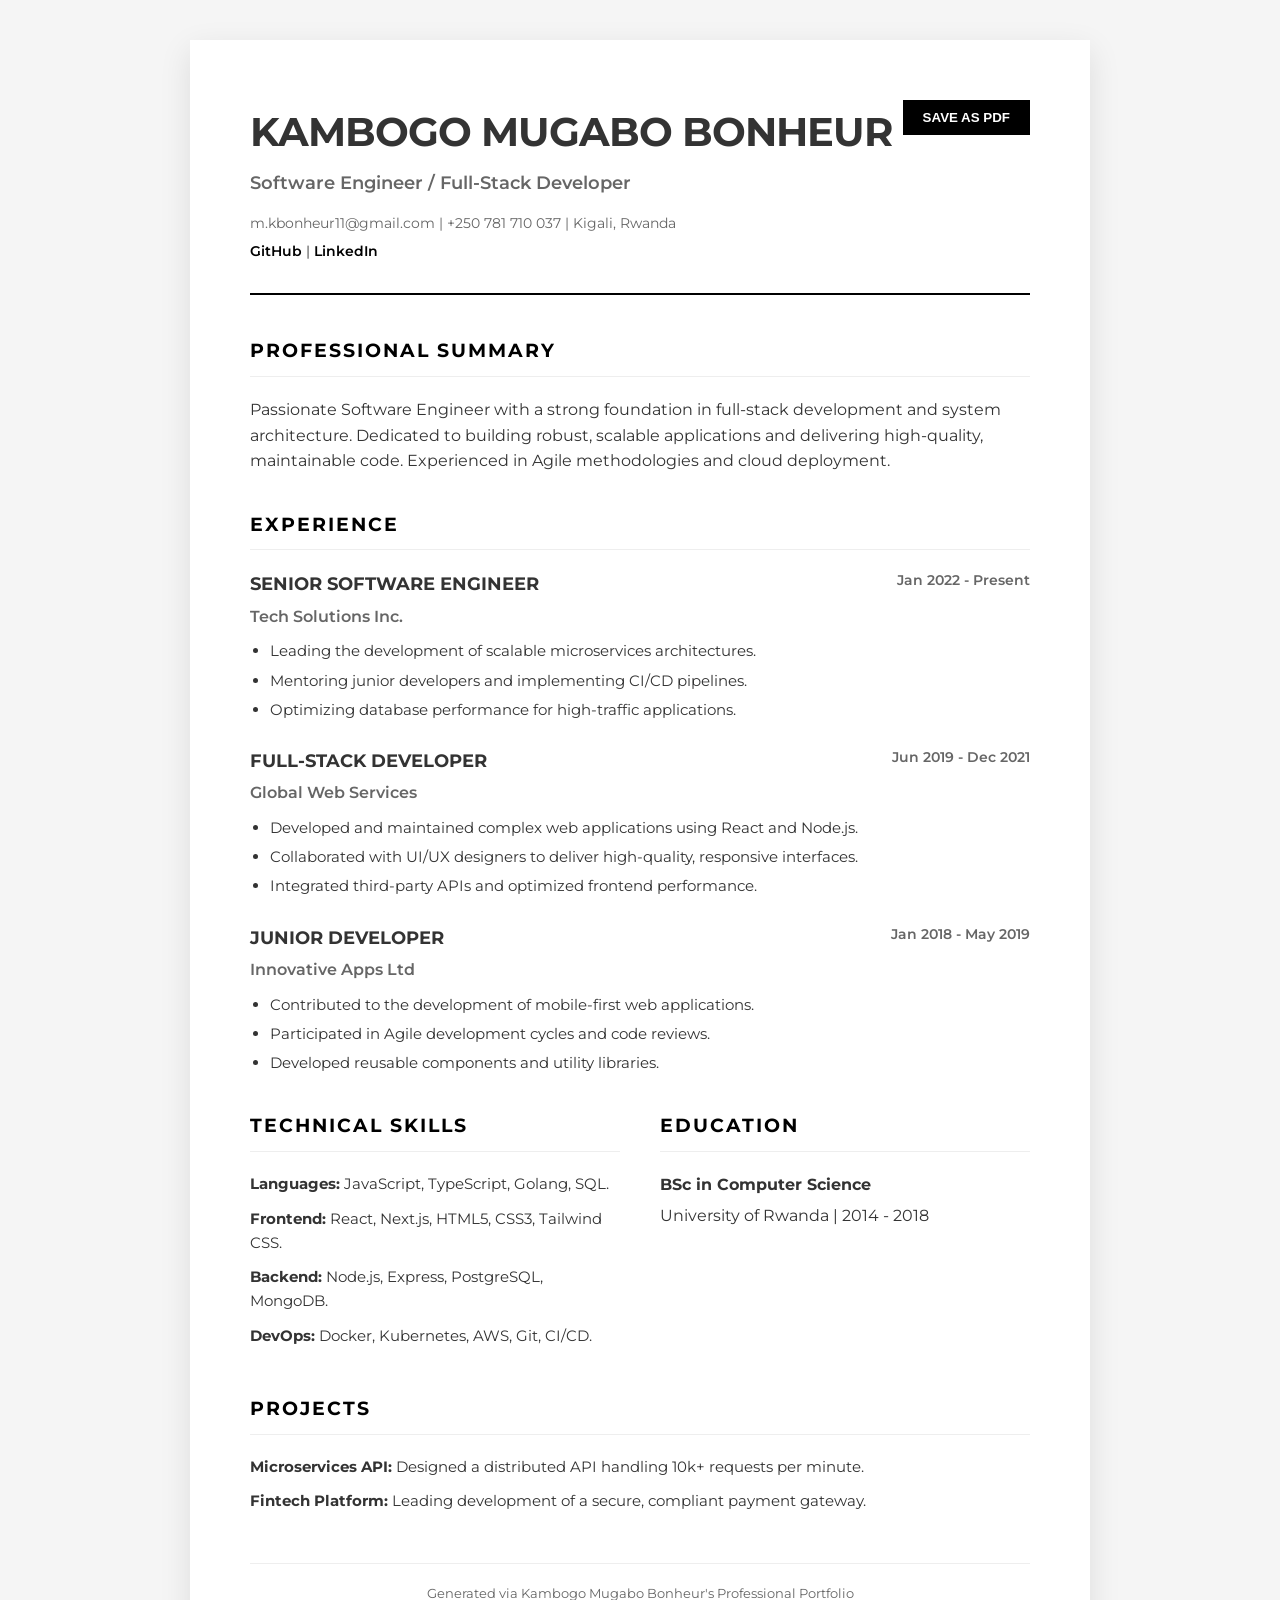
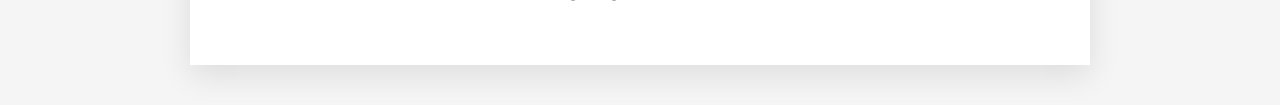
<file: cv.html>
<!DOCTYPE html>
<html lang="en">
<head>
    <meta charset="UTF-8">
    <meta name="viewport" content="width=device-width, initial-scale=1.0">
    <title>CV - KAMBOGO MUGABO BONHEUR</title>
    <link rel="stylesheet" href="cv.css">
    <link rel="preconnect" href="https://fonts.googleapis.com">
    <link rel="preconnect" href="https://fonts.gstatic.com" crossorigin>
    <link href="https://fonts.googleapis.com/css2?family=Montserrat:wght@300;400;600;700&display=swap" rel="stylesheet">
</head>
<body>
    <div class="cv-container">
        <header class="cv-header">
            <div class="header-content">
                <h1>KAMBOGO MUGABO BONHEUR</h1>
                <p class="subtitle">Software Engineer / Full-Stack Developer</p>
                <div class="contact-info">
                    <span>m.kbonheur11@gmail.com</span> | 
                    <span>+250 781 710 037</span> | 
                    <span>Kigali, Rwanda</span>
                </div>
                <div class="social-links">
                    <a href="https://github.com/Mugabo-art">GitHub</a> | 
                    <a href="https://linkedin.com/in/kambogo-mugabo-bonheur">LinkedIn</a>
                </div>
            </div>
            <button class="print-btn" onclick="window.print()">SAVE AS PDF</button>
        </header>

        <main class="cv-main">
            <section class="cv-section">
                <h2>PROFESSIONAL SUMMARY</h2>
                <p>Passionate Software Engineer with a strong foundation in full-stack development and system architecture. Dedicated to building robust, scalable applications and delivering high-quality, maintainable code. Experienced in Agile methodologies and cloud deployment.</p>
            </section>

            <section class="cv-section">
                <h2>EXPERIENCE</h2>
                <div class="experience-list">
                    <div class="exp-item">
                        <div class="exp-header">
                            <h3>SENIOR SOFTWARE ENGINEER</h3>
                            <span class="date">Jan 2022 - Present</span>
                        </div>
                        <div class="company">Tech Solutions Inc.</div>
                        <ul>
                            <li>Leading the development of scalable microservices architectures.</li>
                            <li>Mentoring junior developers and implementing CI/CD pipelines.</li>
                            <li>Optimizing database performance for high-traffic applications.</li>
                        </ul>
                    </div>

                    <div class="exp-item">
                        <div class="exp-header">
                            <h3>FULL-STACK DEVELOPER</h3>
                            <span class="date">Jun 2019 - Dec 2021</span>
                        </div>
                        <div class="company">Global Web Services</div>
                        <ul>
                            <li>Developed and maintained complex web applications using React and Node.js.</li>
                            <li>Collaborated with UI/UX designers to deliver high-quality, responsive interfaces.</li>
                            <li>Integrated third-party APIs and optimized frontend performance.</li>
                        </ul>
                    </div>

                    <div class="exp-item">
                        <div class="exp-header">
                            <h3>JUNIOR DEVELOPER</h3>
                            <span class="date">Jan 2018 - May 2019</span>
                        </div>
                        <div class="company">Innovative Apps Ltd</div>
                        <ul>
                            <li>Contributed to the development of mobile-first web applications.</li>
                            <li>Participated in Agile development cycles and code reviews.</li>
                            <li>Developed reusable components and utility libraries.</li>
                        </ul>
                    </div>
                </div>
            </section>

            <div class="cv-grid">
                <section class="cv-section">
                    <h2>TECHNICAL SKILLS</h2>
                    <div class="skills-list">
                        <div class="skill-group">
                            <strong>Languages:</strong> JavaScript, TypeScript, Golang, SQL.
                        </div>
                        <div class="skill-group">
                            <strong>Frontend:</strong> React, Next.js, HTML5, CSS3, Tailwind CSS.
                        </div>
                        <div class="skill-group">
                            <strong>Backend:</strong> Node.js, Express, PostgreSQL, MongoDB.
                        </div>
                        <div class="skill-group">
                            <strong>DevOps:</strong> Docker, Kubernetes, AWS, Git, CI/CD.
                        </div>
                    </div>
                </section>

                <section class="cv-section">
                    <h2>EDUCATION</h2>
                    <div class="edu-item">
                        <h3>BSc in Computer Science</h3>
                        <p>University of Rwanda | 2014 - 2018</p>
                    </div>
                </section>
            </div>

            <section class="cv-section">
                <h2>PROJECTS</h2>
                <div class="project-item">
                    <strong>Microservices API:</strong> Designed a distributed API handling 10k+ requests per minute.
                </div>
                <div class="project-item">
                    <strong>Fintech Platform:</strong> Leading development of a secure, compliant payment gateway.
                </div>
            </section>
        </main>

        <footer class="cv-footer">
            <p>Generated via Kambogo Mugabo Bonheur's Professional Portfolio</p>
        </footer>
    </div>
</body>
</html>
</file>
<file: cv.css>
:root {
    --cv-bg: #FFFFFF;
    --cv-text: #333333;
    --cv-accent: #000000;
    --cv-gray: #666666;
    --cv-border: #EEEEEE;
}

* {
    box-sizing: border-box;
    margin: 0;
    padding: 0;
}

body {
    font-family: 'Montserrat', sans-serif;
    background-color: #F5F5F5;
    color: var(--cv-text);
    line-height: 1.6;
}

.cv-container {
    max-width: 900px;
    margin: 40px auto;
    background-color: var(--cv-bg);
    padding: 60px;
    box-shadow: 0 10px 30px rgba(0,0,0,0.1);
    position: relative;
    overflow: hidden;
}

.cv-header {
    display: flex;
    justify-content: space-between;
    align-items: flex-start;
    border-bottom: 2px solid var(--cv-accent);
    padding-bottom: 30px;
    margin-bottom: 40px;
}

.header-content h1 {
    font-size: 2.5rem;
    font-weight: 700;
    letter-spacing: -1px;
    margin-bottom: 5px;
}

.header-content .subtitle {
    font-size: 1.1rem;
    font-weight: 600;
    color: var(--cv-gray);
    margin-bottom: 15px;
}

.contact-info {
    font-size: 0.9rem;
    color: var(--cv-gray);
    margin-bottom: 5px;
}

.social-links {
    font-size: 0.9rem;
}

.social-links a {
    color: var(--cv-accent);
    text-decoration: none;
    font-weight: 600;
}

.print-btn {
    background-color: var(--cv-accent);
    color: white;
    border: none;
    padding: 10px 20px;
    font-weight: 700;
    cursor: pointer;
    transition: opacity 0.3s;
}

.print-btn:hover {
    opacity: 0.8;
}

.cv-section {
    margin-bottom: 35px;
}

.cv-section h2 {
    font-size: 1.2rem;
    font-weight: 700;
    letter-spacing: 2px;
    border-bottom: 1px solid var(--cv-border);
    padding-bottom: 10px;
    margin-bottom: 20px;
    color: var(--cv-accent);
    text-transform: uppercase;
}

.exp-item {
    margin-bottom: 25px;
}

.exp-header {
    display: flex;
    justify-content: space-between;
    margin-bottom: 5px;
}

.exp-header h3 {
    font-size: 1.1rem;
    font-weight: 700;
}

.exp-header .date {
    font-size: 0.85rem;
    font-weight: 600;
    color: var(--cv-gray);
}

.company {
    font-weight: 600;
    color: var(--cv-gray);
    margin-bottom: 10px;
}

ul {
    padding-left: 20px;
    font-size: 0.95rem;
}

li {
    margin-bottom: 5px;
}

.cv-grid {
    display: grid;
    grid-template-columns: 1fr 1fr;
    gap: 40px;
}

.skill-group {
    margin-bottom: 10px;
    font-size: 0.95rem;
}

.edu-item h3 {
    font-size: 1rem;
    font-weight: 700;
    margin-bottom: 5px;
}

.project-item {
    margin-bottom: 10px;
    font-size: 0.95rem;
}

.cv-footer {
    margin-top: 50px;
    border-top: 1px solid var(--cv-border);
    padding-top: 20px;
    text-align: center;
    font-size: 0.8rem;
    color: var(--cv-gray);
}

/* PRINT STYLES */
@media print {
    body {
        background-color: white;
    }
    .cv-container {
        margin: 0;
        padding: 40px;
        box-shadow: none;
        width: 100%;
        max-width: 100%;
    }
    .print-btn {
        display: none;
    }
}
</file>
